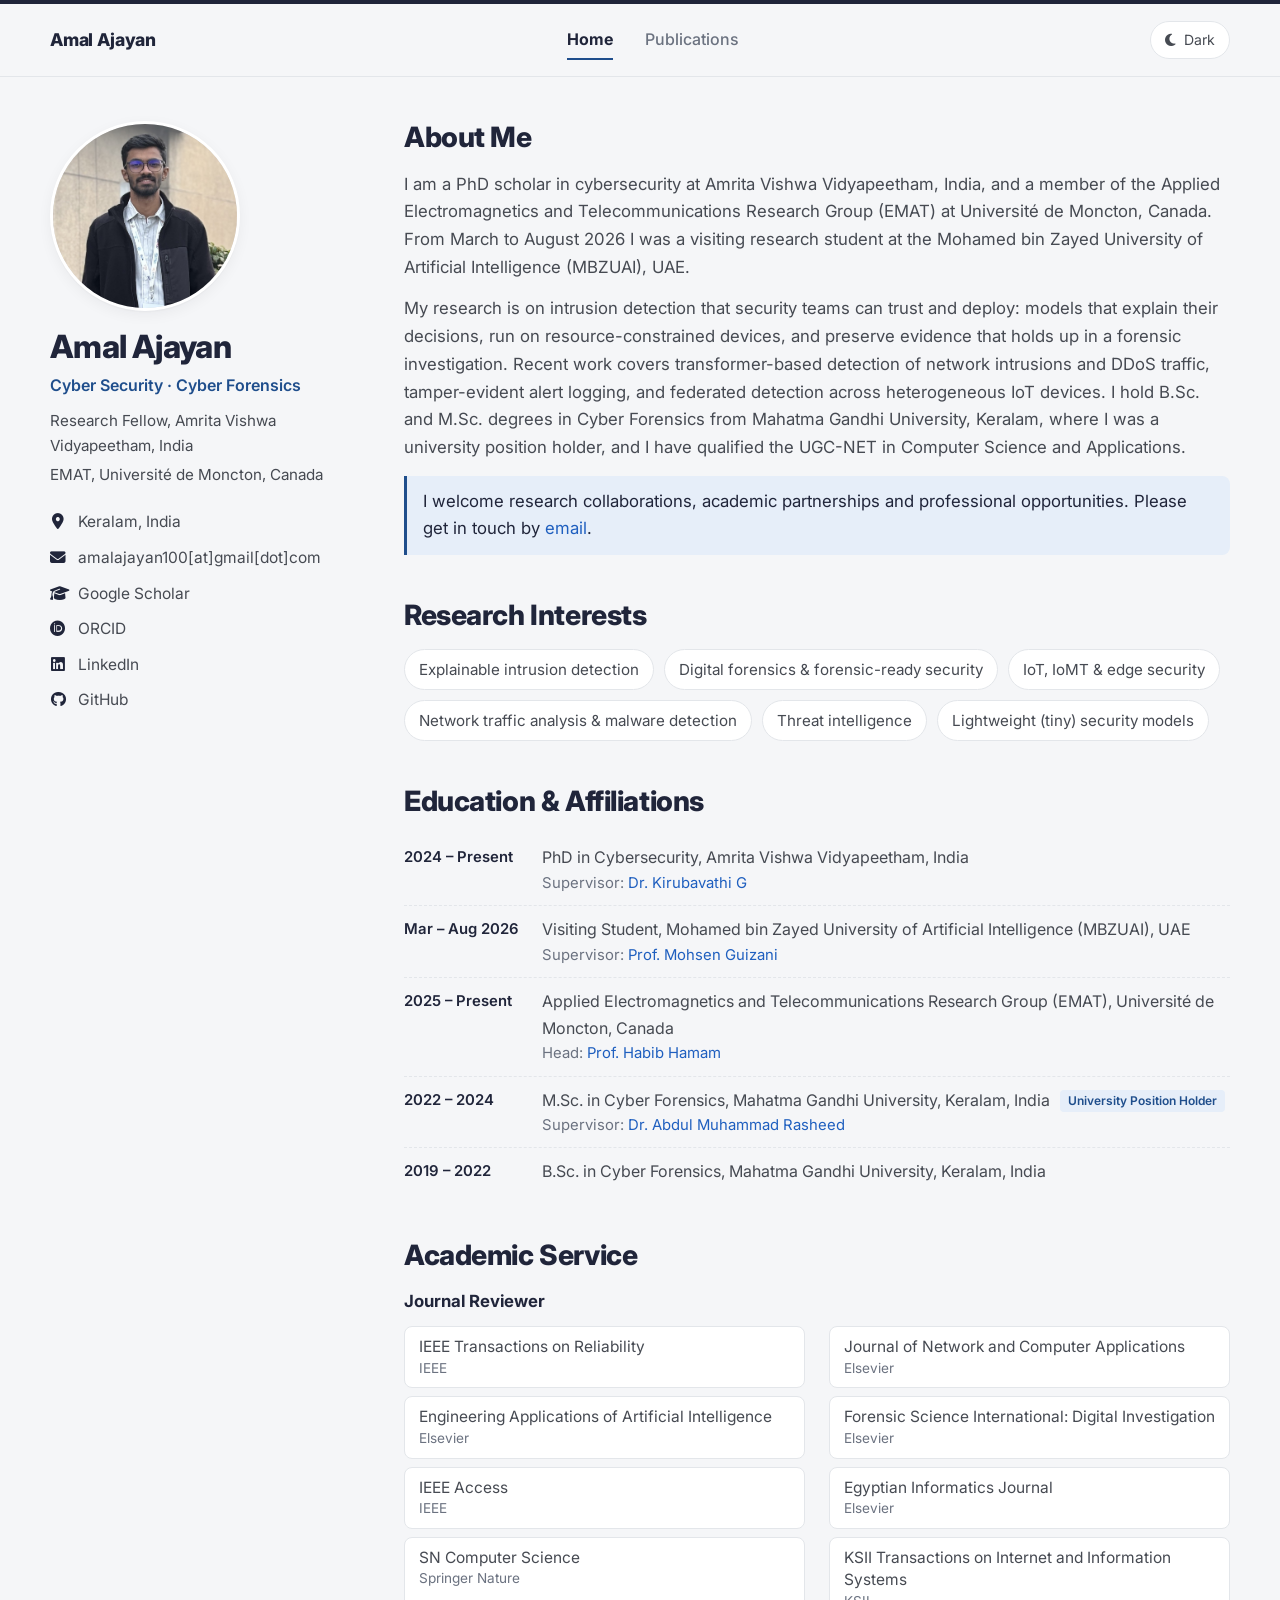
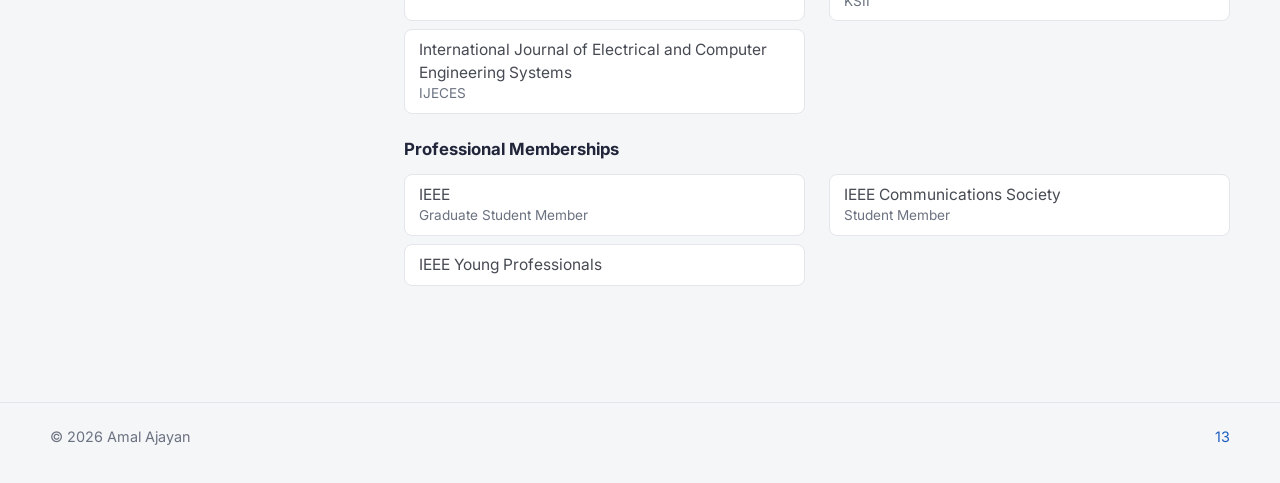
<file: docs/index.html>
<!DOCTYPE html>
<html lang="en">
<head>
  <meta charset="UTF-8" />
  <meta name="viewport" content="width=device-width, initial-scale=1.0" />
  <title>Amal Ajayan | Cybersecurity Researcher</title>
  <meta name="description" content="Amal Ajayan, PhD scholar in cybersecurity at Amrita Vishwa Vidyapeetham. Research on explainable and lightweight intrusion detection, forensic-ready security and IoT security." />
  <meta name="author" content="Amal Ajayan" />
  <meta name="keywords" content="Amal Ajayan, cybersecurity, intrusion detection, explainable AI, digital forensics, IoT security, Amrita Vishwa Vidyapeetham" />
  <meta property="og:title" content="Amal Ajayan | Cybersecurity Researcher" />
  <meta property="og:description" content="Amal Ajayan, PhD scholar in cybersecurity at Amrita Vishwa Vidyapeetham. Research on explainable and lightweight intrusion detection, forensic-ready security and IoT security." />
  <meta property="og:type" content="website" />
  <script>
    // Apply the saved theme before the page paints, so it doesn't flash.
    try { var t = localStorage.getItem('theme');
      if (t === 'dark' || (!t && window.matchMedia('(prefers-color-scheme: dark)').matches)) document.documentElement.classList.add('dark'); } catch (e) {}
  </script>
  <link rel="preconnect" href="https://fonts.googleapis.com">
  <link rel="preconnect" href="https://fonts.gstatic.com" crossorigin>
  <link href="https://fonts.googleapis.com/css2?family=Inter:wght@400;500;600;700;800&display=swap" rel="stylesheet">
  <link rel="stylesheet" href="https://cdnjs.cloudflare.com/ajax/libs/font-awesome/6.5.2/css/all.min.css">
  <link rel="stylesheet" href="style.css" />
</head>
<body>
  <header class="topbar">
    <div class="container nav-wrap">
      <a class="brand" href="index.html">Amal Ajayan</a>
      <nav class="nav" aria-label="Main">
        <a class="active" href="index.html">Home</a>
        <a href="pages/publications.html">Publications</a>
      </nav>
      <div class="nav-actions">
        <button class="icon-btn" id="themeToggle" type="button" aria-label="Toggle dark mode"><i class="fa-solid fa-moon"></i><span class="theme-label">Dark</span></button>
        <button class="icon-btn menu-toggle" id="menuToggle" type="button" aria-label="Open menu" aria-expanded="false"><i class="fa-solid fa-bars"></i></button>
      </div>
    </div>
  </header>
  <main class="container main-grid">
    <aside class="sidebar">
      <div class="profile-image-wrap">
        <img src="images/profile.jpg" alt="Amal Ajayan" class="profile-image">
      </div>

      <h1>Amal Ajayan</h1>
      <p class="role">Cyber Security &middot; Cyber Forensics</p>
      <p class="dept">Research Fellow, Amrita Vishwa Vidyapeetham, India</p>
      <p class="dept">EMAT, Université de Moncton, Canada</p>

      <div class="contact-list">
        <a href="#" aria-disabled="true"><i class="fa-solid fa-location-dot"></i><span>Keralam, India</span></a>
        <a href="mailto:amalajayan100@gmail.com"><i class="fa-solid fa-envelope"></i><span>amalajayan100[at]gmail[dot]com</span></a>
        <a href="https://scholar.google.com/citations?hl=en&user=0WRhr_AAAAAJ&view_op=list_works&sortby=pubdate" target="_blank" rel="noopener noreferrer"><i class="fa-solid fa-graduation-cap"></i><span>Google Scholar</span></a>
        <a href="https://orcid.org/0009-0008-7809-7996" target="_blank" rel="noopener noreferrer"><i class="fa-brands fa-orcid"></i><span>ORCID</span></a>
        <a href="https://www.linkedin.com/in/amalajayan13" target="_blank" rel="noopener noreferrer"><i class="fa-brands fa-linkedin"></i><span>LinkedIn</span></a>
        <a href="https://github.com/amalajayan13" target="_blank" rel="noopener noreferrer"><i class="fa-brands fa-github"></i><span>GitHub</span></a>
      </div>

      <!-- To show a CV button: put your PDF at docs/cv/Amal_Ajayan_CV.pdf and remove the comment marks below. -->
      <!-- <a class="cv-btn" href="cv/Amal_Ajayan_CV.pdf" target="_blank" rel="noopener noreferrer"><i class="fa-solid fa-file-arrow-down"></i>Download CV</a> -->
    </aside>

    <div class="content">
      <section class="section-block" id="about">
        <h2>About Me</h2>
        <p>
          I am a PhD scholar in cybersecurity at Amrita Vishwa Vidyapeetham, India, and a member of the
          Applied Electromagnetics and Telecommunications Research Group (EMAT) at Université de Moncton, Canada.
          From March to August 2026 I was a visiting research student at the Mohamed bin Zayed University of Artificial
          Intelligence (MBZUAI), UAE.
        </p>
        <p>
          My research is on intrusion detection that security teams can trust and deploy: models that explain
          their decisions, run on resource-constrained devices, and preserve evidence that holds up in a forensic
          investigation. Recent work covers transformer-based detection of network intrusions and DDoS traffic,
          tamper-evident alert logging, and federated detection across heterogeneous IoT devices. I hold B.Sc. and
          M.Sc. degrees in Cyber Forensics from Mahatma Gandhi University, Keralam, where I was a university position holder,
          and I have qualified the UGC-NET in Computer Science and Applications.
        </p>
        <p class="callout">
          I welcome research collaborations, academic partnerships and professional opportunities.
          Please get in touch by <a href="mailto:amalajayan100@gmail.com">email</a>.
        </p>
      </section>

      <section class="section-block" id="interests">
        <h2>Research Interests</h2>
        <div class="chip-row">
          <span class="interest">Explainable intrusion detection</span>
          <span class="interest">Digital forensics &amp; forensic-ready security</span>
          <span class="interest">IoT, IoMT &amp; edge security</span>
          <span class="interest">Network traffic analysis &amp; malware detection</span>
          <span class="interest">Threat intelligence</span>
          <span class="interest">Lightweight (tiny) security models</span>
        </div>
      </section>

      <section class="section-block" id="education">
        <h2>Education &amp; Affiliations</h2>
        <ul class="timeline">
          <li><span class="date">2024 – Present</span>
            <span>PhD in Cybersecurity, Amrita Vishwa Vidyapeetham, India
              <span class="sub">Supervisor: <a href="https://scholar.google.co.in/citations?hl=en&user=UgnHeMEAAAAJ&view_op=list_works&sortby=pubdate" target="_blank" rel="noopener noreferrer">Dr. Kirubavathi G</a></span></span></li>
          <li><span class="date">Mar – Aug 2026</span>
            <span>Visiting Student, Mohamed bin Zayed University of Artificial Intelligence (MBZUAI), UAE
              <span class="sub">Supervisor: <a href="https://scholar.google.co.in/citations?hl=en&user=RigrYkcAAAAJ&view_op=list_works&sortby=pubdate" target="_blank" rel="noopener noreferrer">Prof. Mohsen Guizani</a></span></span></li>
          <li><span class="date">2025 – Present</span>
            <span>Applied Electromagnetics and Telecommunications Research Group (EMAT), Université de Moncton, Canada
              <span class="sub">Head: <a href="https://scholar.google.com/citations?hl=en&user=y3c3DwUAAAAJ&view_op=list_works&sortby=pubdate" target="_blank" rel="noopener noreferrer">Prof. Habib Hamam</a></span></span></li>
          <li><span class="date">2022 – 2024</span>
            <span>M.Sc. in Cyber Forensics, Mahatma Gandhi University, Keralam, India <span class="badge">University Position Holder</span>
              <span class="sub">Supervisor: <a href="https://scholar.google.com/citations?hl=en&user=nr94x2IAAAAJ&view_op=list_works&sortby=pubdate" target="_blank" rel="noopener noreferrer">Dr. Abdul Muhammad Rasheed</a></span></span></li>
          <li><span class="date">2019 – 2022</span>
            <span>B.Sc. in Cyber Forensics, Mahatma Gandhi University, Keralam, India</span></li>
        </ul>
      </section>

      <section class="section-block" id="service">
        <h2>Academic Service</h2>

        <h3 class="service-head">Journal Reviewer</h3>
        <ul class="service-list">
          <li>IEEE Transactions on Reliability <span class="venue">IEEE</span></li>
          <li>Journal of Network and Computer Applications <span class="venue">Elsevier</span></li>
          <li>Engineering Applications of Artificial Intelligence <span class="venue">Elsevier</span></li>
          <li>Forensic Science International: Digital Investigation <span class="venue">Elsevier</span></li>
          <li>IEEE Access <span class="venue">IEEE</span></li>
          <li>Egyptian Informatics Journal <span class="venue">Elsevier</span></li>
          <li>SN Computer Science <span class="venue">Springer Nature</span></li>
          <li>KSII Transactions on Internet and Information Systems <span class="venue">KSII</span></li>
          <li>International Journal of Electrical and Computer Engineering Systems <span class="venue">IJECES</span></li>
        </ul>
        <!-- <p class="note">Verified review records are listed on my <a href="https://orcid.org/0009-0008-7809-7996" target="_blank" rel="noopener noreferrer">ORCID profile</a>.</p> -->

        <!-- Technical Program Committee: add one <li> per conference, then remove the comment marks around this block. -->
        <!-- <h3 class="service-head">Technical Program Committee Member</h3>
        <ul class="service-list">
          <li>Full Conference Name (ACRONYM 2026) <span class="venue">Publisher / sponsor</span></li>
        </ul> -->
        

        <h3 class="service-head">Professional Memberships</h3>
        <ul class="service-list">
          <li>IEEE <span class="venue">Graduate Student Member</span></li>
          <li>IEEE Communications Society <span class="venue">Student Member</span></li>
          <li>IEEE Young Professionals</li>
        </ul>
      </section>

      <!--
      Optional section. Fill in and remove the comment marks to show it.

      <section class="section-block" id="mentoring">
        <h2>Mentoring</h2>
        <ul class="timeline">
          <li><span class="date">2026</span><span>Student name – topic, venue</span></li>
        </ul>
      </section>
      -->
    </div>
  </main>

  <footer class="site-footer">
    <div class="container">
      <span>&copy; <span id="year">2026</span> Amal Ajayan</span>
      <!-- <span><a href="mailto:amalajayan100@gmail.com">amalajayan100@gmail.com</a></span> -->
       <span><a>13</a></span>
    </div>
  </footer>
  <script src="site.js"></script>
</body>
</html>
</file>
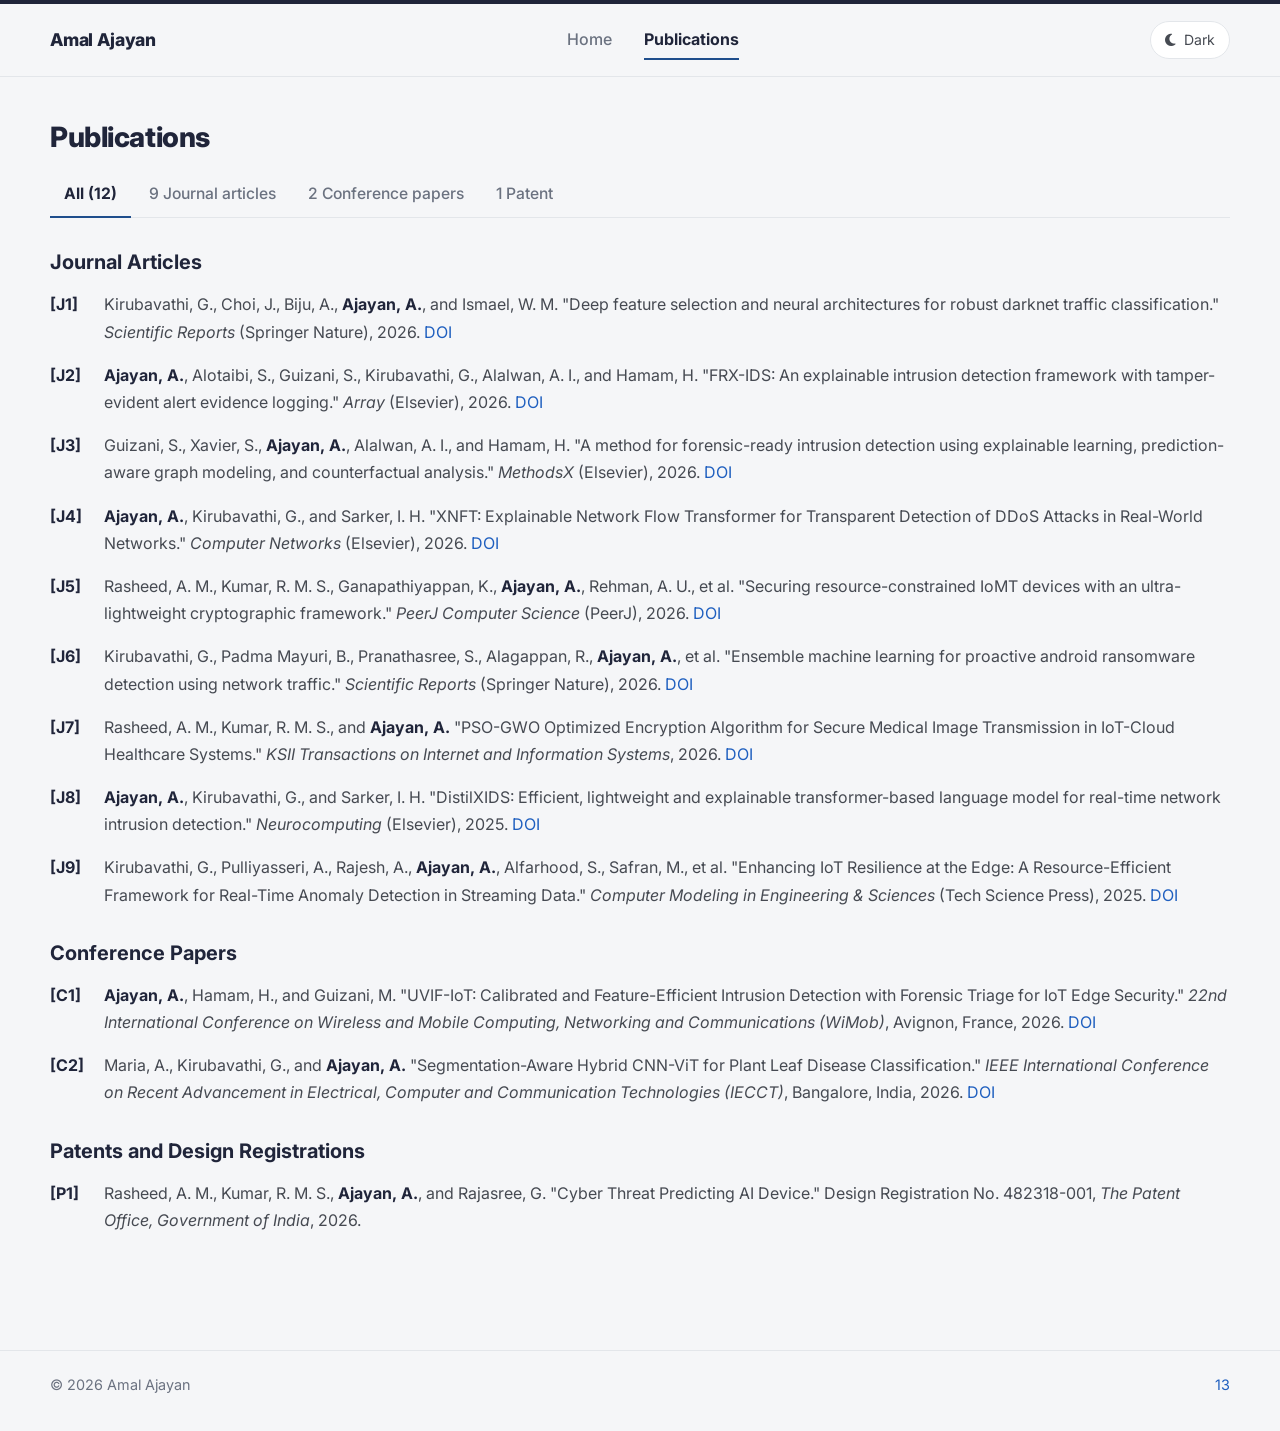
<file: docs/pages/publications.html>
<!DOCTYPE html>
<html lang="en">
<head>
  <meta charset="UTF-8" />
  <meta name="viewport" content="width=device-width, initial-scale=1.0" />
  <title>Publications | Amal Ajayan</title>
  <meta name="description" content="Journal articles, conference papers and design registrations by Amal Ajayan." />
  <meta name="author" content="Amal Ajayan" />
  <meta name="keywords" content="Amal Ajayan, cybersecurity, intrusion detection, explainable AI, digital forensics, IoT security, Amrita Vishwa Vidyapeetham" />
  <meta property="og:title" content="Publications | Amal Ajayan" />
  <meta property="og:description" content="Journal articles, conference papers and design registrations by Amal Ajayan." />
  <meta property="og:type" content="website" />
  <script>
    // Apply the saved theme before the page paints, so it doesn't flash.
    try { var t = localStorage.getItem('theme');
      if (t === 'dark' || (!t && window.matchMedia('(prefers-color-scheme: dark)').matches)) document.documentElement.classList.add('dark'); } catch (e) {}
  </script>
  <link rel="preconnect" href="https://fonts.googleapis.com">
  <link rel="preconnect" href="https://fonts.gstatic.com" crossorigin>
  <link href="https://fonts.googleapis.com/css2?family=Inter:wght@400;500;600;700;800&display=swap" rel="stylesheet">
  <link rel="stylesheet" href="https://cdnjs.cloudflare.com/ajax/libs/font-awesome/6.5.2/css/all.min.css">
  <link rel="stylesheet" href="../style.css" />
</head>
<body>
  <header class="topbar">
    <div class="container nav-wrap">
      <a class="brand" href="../index.html">Amal Ajayan</a>
      <nav class="nav" aria-label="Main">
        <a href="../index.html">Home</a>
        <a class="active" href="../pages/publications.html">Publications</a>
      </nav>
      <div class="nav-actions">
        <button class="icon-btn" id="themeToggle" type="button" aria-label="Toggle dark mode"><i class="fa-solid fa-moon"></i><span class="theme-label">Dark</span></button>
        <button class="icon-btn menu-toggle" id="menuToggle" type="button" aria-label="Open menu" aria-expanded="false"><i class="fa-solid fa-bars"></i></button>
      </div>
    </div>
  </header>
  <main class="container page">
    <section class="section-block">
      <h2>Publications</h2>
      <div class="pub-tabs" role="tablist" aria-label="Publication types">
        <button class="pub-tab active" role="tab" data-show="all">All</button>
        <button class="pub-tab" role="tab" data-show="J"></button>
        <button class="pub-tab" role="tab" data-show="C"></button>
        <button class="pub-tab" role="tab" data-show="P"></button>
      </div>

      <!--
        HOW TO ADD A PAPER
        Put a new <li> at the TOP of the right list. The newest paper is numbered [J1], [C1], [P1]
        and everything below renumbers automatically. The counts on the tabs also update by themselves.
        Optional: data-status="To appear" on the <li> shows a small status tag,
        e.g. for an accepted paper that has no DOI yet.
      -->

      <div class="pub-group" data-type="J">
        <h3>Journal Articles</h3>
        <ol class="publication-list numbered" data-prefix="J">
          <li>
            Kirubavathi, G., Choi, J., Biju, A., <strong>Ajayan, A.</strong>, and Ismael, W. M.
            "Deep feature selection and neural architectures for robust darknet traffic classification."
            <em>Scientific Reports</em> (Springer Nature), 2026.
            <a href="https://doi.org/10.1038/s41598-026-73927-4" target="_blank" rel="noopener noreferrer">DOI</a>
          </li>
          <li>
            <strong>Ajayan, A.</strong>, Alotaibi, S., Guizani, S., Kirubavathi, G., Alalwan, A. I., and Hamam, H.
            "FRX-IDS: An explainable intrusion detection framework with tamper-evident alert evidence logging."
            <em>Array</em> (Elsevier), 2026.
            <a href="https://doi.org/10.1016/j.array.2026.101089" target="_blank" rel="noopener noreferrer">DOI</a>
          </li>
          <li>
            Guizani, S., Xavier, S., <strong>Ajayan, A.</strong>, Alalwan, A. I., and Hamam, H.
            "A method for forensic-ready intrusion detection using explainable learning, prediction-aware graph modeling, and counterfactual analysis."
            <em>MethodsX</em> (Elsevier), 2026.
            <a href="https://doi.org/10.1016/j.mex.2026.103992" target="_blank" rel="noopener noreferrer">DOI</a>
          </li>
          <li>
            <strong>Ajayan, A.</strong>, Kirubavathi, G., and Sarker, I. H.
            "XNFT: Explainable Network Flow Transformer for Transparent Detection of DDoS Attacks in Real-World Networks."
            <em>Computer Networks</em> (Elsevier), 2026.
            <a href="https://doi.org/10.1016/j.comnet.2026.112224" target="_blank" rel="noopener noreferrer">DOI</a>
          </li>
          <li>
            Rasheed, A. M., Kumar, R. M. S., Ganapathiyappan, K., <strong>Ajayan, A.</strong>, Rehman, A. U., et al.
            "Securing resource-constrained IoMT devices with an ultra-lightweight cryptographic framework."
            <em>PeerJ Computer Science</em> (PeerJ), 2026.
            <a href="https://doi.org/10.7717/peerj-cs.3715" target="_blank" rel="noopener noreferrer">DOI</a>
          </li>
          <li>
            Kirubavathi, G., Padma Mayuri, B., Pranathasree, S., Alagappan, R., <strong>Ajayan, A.</strong>, et al.
            "Ensemble machine learning for proactive android ransomware detection using network traffic."
            <em>Scientific Reports</em> (Springer Nature), 2026.
            <a href="https://doi.org/10.1038/s41598-026-38271-7" target="_blank" rel="noopener noreferrer">DOI</a>
          </li>
          <li>
            Rasheed, A. M., Kumar, R. M. S., and <strong>Ajayan, A.</strong>
            "PSO-GWO Optimized Encryption Algorithm for Secure Medical Image Transmission in IoT-Cloud Healthcare Systems."
            <em>KSII Transactions on Internet and Information Systems</em>, 2026.
            <a href="https://doi.org/10.3837/tiis.2026.02.008" target="_blank" rel="noopener noreferrer">DOI</a>
          </li>
          <li>
            <strong>Ajayan, A.</strong>, Kirubavathi, G., and Sarker, I. H.
            "DistilXIDS: Efficient, lightweight and explainable transformer-based language model for real-time network intrusion detection."
            <em>Neurocomputing</em> (Elsevier), 2025.
            <a href="https://doi.org/10.1016/j.neucom.2025.132398" target="_blank" rel="noopener noreferrer">DOI</a>
          </li>
          <li>
            Kirubavathi, G., Pulliyasseri, A., Rajesh, A., <strong>Ajayan, A.</strong>, Alfarhood, S., Safran, M., et al.
            "Enhancing IoT Resilience at the Edge: A Resource-Efficient Framework for Real-Time Anomaly Detection in Streaming Data."
            <em>Computer Modeling in Engineering &amp; Sciences</em> (Tech Science Press), 2025.
            <a href="https://doi.org/10.32604/cmes.2025.065698" target="_blank" rel="noopener noreferrer">DOI</a>
          </li>
        </ol>
      </div>

      <div class="pub-group" data-type="C">
        <h3>Conference Papers</h3>
        <ol class="publication-list numbered" data-prefix="C">
          <!--
            Accepted 2026 papers: fill in authors and titles, then remove the comment marks around each one.

          <li data-status="To appear">
            AUTHORS, <strong>Ajayan, A.</strong>, ...
            "Client-Specific Calibration for Federated IoT Intrusion Detection Under Device Heterogeneity."
            <em>IEEE International Conference on ... (MECOM)</em>, 2026.
          </li>
          <li data-status="To appear">
            AUTHORS. "TRACE-Edge: FULL TITLE." <em>IEEE ComComAp</em>, 2026.
          </li>
          <li data-status="To appear">
            AUTHORS. "RENOUNCE-ZT: FULL TITLE." <em>ACS/IEEE International Conference on Computer Systems and Applications (AICCSA)</em>, 2026.
          </li>
          <li data-status="To appear">
            AUTHORS. "FULL TITLE." <em>IEEE International Conference on Wireless and Mobile Computing, Networking and Communications (WiMob)</em>, 2026.
          </li>
          <li data-status="To appear">
            AUTHORS. "FULL TITLE." <em>iAIMS</em>, 2026.
          </li>
          -->


            <li>
            <strong>Ajayan, A.</strong>, Hamam, H., and Guizani, M.
            "UVIF-IoT: Calibrated and Feature-Efficient Intrusion Detection with Forensic Triage for IoT Edge Security."
            <em>22nd International Conference on Wireless and Mobile Computing, Networking and Communications (WiMob)</em>, Avignon, France, 2026.
            <a href="https://doi.org/10.1109/WiMob70978.2026.11778033" target="_blank" rel="noopener noreferrer">DOI</a>
          </li>


          <li>
            Maria, A., Kirubavathi, G., and <strong>Ajayan, A.</strong>
            "Segmentation-Aware Hybrid CNN-ViT for Plant Leaf Disease Classification."
            <em>IEEE International Conference on Recent Advancement in Electrical, Computer and Communication Technologies (IECCT)</em>, Bangalore, India, 2026.
            <a href="https://doi.org/10.1109/IECCT68664.2026.11542021" target="_blank" rel="noopener noreferrer">DOI</a>
          </li>
        </ol>
      </div>

      <div class="pub-group" data-type="P">
        <h3>Patents and Design Registrations</h3>
        <ol class="publication-list numbered" data-prefix="P">
          <li>
            Rasheed, A. M., Kumar, R. M. S., <strong>Ajayan, A.</strong>, and Rajasree, G.
            "Cyber Threat Predicting AI Device." Design Registration No. 482318-001,
            <em>The Patent Office, Government of India</em>, 2026.
          </li>
        </ol>
      </div>

      <!-- <p class="note">For the complete and most current list, see my <a href="https://scholar.google.com/citations?hl=en&user=0WRhr_AAAAAJ&view_op=list_works&sortby=pubdate" target="_blank" rel="noopener noreferrer">Google Scholar profile</a>.</p> -->
    </section>
  </main>

  <footer class="site-footer">
    <div class="container">
      <span>&copy; <span id="year">2026</span> Amal Ajayan</span>
      <span><a>13</a></span>
    </div>
  </footer>
  <script src="../site.js"></script>
</body>
</html>
</file>
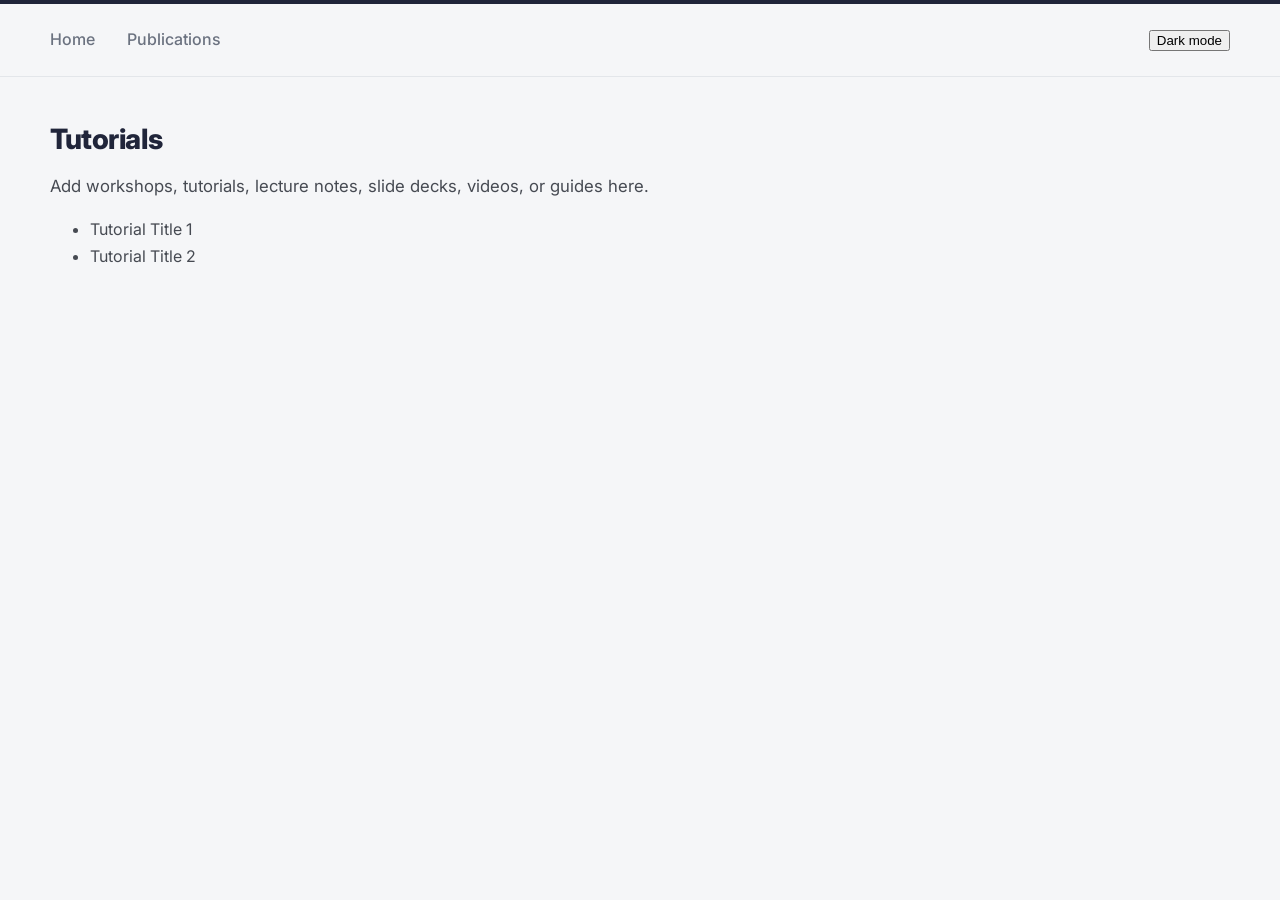
<file: docs/pages/tutorials.html>
<!DOCTYPE html>
<html lang="en">
<head>
  <meta charset="UTF-8" />
  <meta name="viewport" content="width=device-width, initial-scale=1.0" />
  <title>Tutorials | Amal Ajayan</title>
  <link rel="preconnect" href="https://fonts.googleapis.com">
  <link rel="preconnect" href="https://fonts.gstatic.com" crossorigin>
  <link href="https://fonts.googleapis.com/css2?family=Inter:wght@400;500;600;700;800&display=swap" rel="stylesheet">
  <link rel="stylesheet" href="../style.css" />
</head>
<body>
  <header class="topbar">
    <div class="container nav-wrap">
      <nav class="nav">
        <a href="../index.html">Home</a>
        <a href="publications.html">Publications</a>
        <!-- <a class="active" href="tutorials.html">Tutorials</a> -->
      </nav>
      <button class="theme-toggle" id="themeToggle" type="button" aria-label="Toggle dark mode"><span>Dark mode</span></button>
    </div>
  </header>

  <main class="container" style="padding: 46px 0 72px;">
    <section class="section-block">
      <h2>Tutorials</h2>
      <p>Add workshops, tutorials, lecture notes, slide decks, videos, or guides here.</p>
      <ul>
        <li>Tutorial Title 1</li>
        <li>Tutorial Title 2</li>
      </ul>
    </section>
  </main>
  <script src="../site.js"></script>
</body>
</html>
</file>
<file: docs/style.css>
/* =========================================================
   Amal Ajayan — academic portfolio
   Shared styles for every page. Colours are variables so the
   dark theme only has to swap the values at the bottom.
   ========================================================= */

:root {
  --bg: #f5f6f8;
  --surface: #ffffff;
  --text: #464a52;
  --heading: #20253a;
  --muted: #6b7280;
  --border: #e3e6ea;
  --accent: #1f4e8c;
  --accent-soft: #e6eef9;
  --link: #1f5fbf;
  --shadow: 0 1px 2px rgba(16, 24, 40, 0.04), 0 4px 14px rgba(16, 24, 40, 0.05);
  --radius: 10px;
}

* { box-sizing: border-box; }

html { scroll-behavior: smooth; }

body {
  margin: 0;
  font-family: "Inter", system-ui, -apple-system, BlinkMacSystemFont, "Segoe UI", sans-serif;
  background: var(--bg);
  color: var(--text);
  line-height: 1.65;
  transition: background 0.2s ease, color 0.2s ease;
}

img { max-width: 100%; display: block; }

a { color: var(--link); text-decoration: none; }
a:hover { text-decoration: underline; }

.container {
  width: min(1180px, calc(100% - 48px));
  margin: 0 auto;
}

[hidden] { display: none !important; }

/* ---------- Header ---------- */

.topbar {
  position: sticky;
  top: 0;
  z-index: 20;
  background: color-mix(in srgb, var(--bg) 88%, transparent);
  backdrop-filter: saturate(160%) blur(8px);
  border-top: 4px solid var(--heading);
  border-bottom: 1px solid var(--border);
}

.nav-wrap {
  display: flex;
  align-items: center;
  justify-content: space-between;
  gap: 24px;
  min-height: 72px;
}

.brand {
  font-weight: 800;
  font-size: 1.1rem;
  color: var(--heading);
  letter-spacing: -0.01em;
}
.brand:hover { text-decoration: none; }

.nav {
  display: flex;
  gap: 32px;
  align-items: center;
}

.nav a {
  color: var(--muted);
  font-size: 1rem;
  font-weight: 500;
  padding: 6px 0;
  border-bottom: 2px solid transparent;
}

.nav a:hover { color: var(--heading); text-decoration: none; }

.nav a.active {
  color: var(--heading);
  font-weight: 700;
  border-bottom-color: var(--accent);
}

.nav-actions { display: flex; align-items: center; gap: 10px; }

.icon-btn {
  display: inline-flex;
  align-items: center;
  gap: 8px;
  border: 1px solid var(--border);
  background: var(--surface);
  color: var(--text);
  border-radius: 999px;
  padding: 6px 14px;
  font: inherit;
  font-size: 0.88rem;
  cursor: pointer;
}
.icon-btn:hover { border-color: var(--muted); }

.menu-toggle { display: none; }

/* ---------- Layout ---------- */

.main-grid {
  display: grid;
  grid-template-columns: 290px 1fr;
  gap: 64px;
  padding: 44px 0 72px;
}

.page { padding: 44px 0 72px; }

.page-intro {
  max-width: 860px;
  margin: 0 0 28px;
  font-size: 1.08rem;
  color: var(--muted);
}

/* ---------- Sidebar ---------- */

.sidebar {
  align-self: start;
  position: sticky;
  top: 104px;
}

.profile-image-wrap {
  width: 190px;
  height: 190px;
  border-radius: 50%;
  overflow: hidden;
  border: 3px solid var(--surface);
  box-shadow: var(--shadow);
  margin-bottom: 18px;
  background: #ddd;
}

.profile-image { width: 100%; height: 100%; object-fit: cover; }

.sidebar h1 {
  margin: 0 0 6px;
  font-size: 2rem;
  line-height: 1.15;
  color: var(--heading);
  font-weight: 800;
  letter-spacing: -0.02em;
}

.role { margin: 0 0 10px; font-weight: 600; color: var(--accent); }

.dept { margin: 4px 0 0; font-size: 0.95rem; color: var(--text); }

.contact-list {
  margin-top: 22px;
  display: flex;
  flex-direction: column;
  gap: 10px;
}

.contact-list a {
  display: flex;
  align-items: center;
  gap: 12px;
  color: var(--text);
  font-size: 0.97rem;
}

.contact-list a:hover { color: var(--link); text-decoration: none; }

.contact-list i { width: 16px; text-align: center; color: var(--heading); }

.cv-btn {
  display: inline-flex;
  align-items: center;
  gap: 8px;
  margin-top: 20px;
  padding: 8px 16px;
  border-radius: 8px;
  background: var(--heading);
  color: var(--surface);
  font-weight: 600;
  font-size: 0.95rem;
}
.cv-btn:hover { text-decoration: none; opacity: 0.9; }

/* ---------- Sections ---------- */

.content { min-width: 0; }

.section-block { margin-bottom: 44px; }

.section-block h2 {
  margin: 0 0 16px;
  font-size: 1.75rem;
  line-height: 1.2;
  color: var(--heading);
  font-weight: 800;
  letter-spacing: -0.015em;
}

.section-block h3 {
  margin: 28px 0 12px;
  font-size: 1.25rem;
  color: var(--heading);
  font-weight: 700;
}

.section-block p {
  margin: 0 0 14px;
  font-size: 1.05rem;
  max-width: 900px;
}

.section-head {
  display: flex;
  align-items: baseline;
  justify-content: space-between;
  gap: 16px;
}
.section-head a { font-size: 0.95rem; font-weight: 500; }

.callout {
  border-left: 3px solid var(--accent);
  background: var(--accent-soft);
  padding: 12px 16px;
  border-radius: 0 8px 8px 0;
  color: var(--heading);
}

/* Interest chips (home) */
.chip-row { display: flex; flex-wrap: wrap; gap: 10px; }
.interest {
  display: inline-block;
  padding: 7px 14px;
  border-radius: 999px;
  border: 1px solid var(--border);
  background: var(--surface);
  color: var(--text);
  font-size: 0.95rem;
}
a.interest:hover { border-color: var(--accent); color: var(--accent); text-decoration: none; }

/* Timeline (news + education) */
.timeline { list-style: none; margin: 0; padding: 0; }
.timeline li {
  display: grid;
  grid-template-columns: 120px 1fr;
  gap: 18px;
  padding: 10px 0;
  border-bottom: 1px dashed var(--border);
  font-size: 1rem;
}
.timeline li:last-child { border-bottom: none; }
.timeline .date { font-weight: 600; color: var(--heading); font-size: 0.93rem; padding-top: 1px; }
.timeline .sub { display: block; color: var(--muted); font-size: 0.93rem; }
.timeline .more-item { display: none; }
.timeline.expanded .more-item { display: grid; }

.text-btn {
  margin-top: 8px;
  border: none;
  background: none;
  padding: 0;
  color: var(--link);
  font: inherit;
  font-size: 0.95rem;
  font-weight: 500;
  cursor: pointer;
}
.text-btn:hover { text-decoration: underline; }

/* ---------- Cards (research, talks) ---------- */

.card-grid {
  display: grid;
  grid-template-columns: repeat(2, 1fr);
  gap: 20px;
}

.card {
  background: var(--surface);
  border: 1px solid var(--border);
  border-radius: var(--radius);
  padding: 22px 24px;
  box-shadow: var(--shadow);
}

.card h3 { margin: 0 0 8px; font-size: 1.15rem; }
.card p { font-size: 0.98rem; margin: 0 0 12px; }
.card .kicker {
  display: block;
  font-size: 0.78rem;
  font-weight: 700;
  letter-spacing: 0.06em;
  text-transform: uppercase;
  color: var(--accent);
  margin-bottom: 6px;
}


.talk-list { display: flex; flex-direction: column; gap: 14px; }
.talk {
  display: grid;
  grid-template-columns: 110px 1fr;
  gap: 20px;
  align-items: start;
}
.talk .date { font-weight: 700; color: var(--heading); }
.talk .date span { display: block; font-weight: 500; font-size: 0.85rem; color: var(--muted); }
.talk h3 { margin: 0 0 4px; font-size: 1.08rem; }
.talk p { margin: 0; font-size: 0.97rem; }
.badge {
  display: inline-block;
  margin-left: 6px;
  padding: 0 8px;
  border-radius: 4px;
  font-size: 0.75rem;
  font-weight: 600;
  line-height: 1.8;
  vertical-align: middle;
  color: var(--accent);
  background: var(--accent-soft);
}

/* ---------- Publications ---------- */

.pub-tabs {
  display: flex;
  flex-wrap: wrap;
  gap: 4px;
  border-bottom: 1px solid var(--border);
  margin: 0 0 6px;
}
.pub-tab {
  border: none;
  border-bottom: 2px solid transparent;
  background: none;
  padding: 10px 14px;
  margin-bottom: -1px;
  color: var(--muted);
  font: inherit;
  font-size: 0.98rem;
  font-weight: 500;
  cursor: pointer;
}
.pub-tab:hover { color: var(--heading); }
.pub-tab.active { color: var(--heading); font-weight: 700; border-bottom-color: var(--accent); }

.publication-list { list-style: none; margin: 8px 0 0; padding: 0; }
.publication-list li {
  position: relative;
  margin-bottom: 16px;
  padding-left: 54px;
  line-height: 1.7;
  font-size: 1rem;
}
.publication-list li::before {
  content: attr(data-num);
  position: absolute;
  left: 0;
  top: 0;
  font-weight: 700;
  color: var(--heading);
}
.publication-list strong { font-weight: 700; color: var(--heading); }

.pub-actions { display: inline; }
.tag {
  display: inline-block;
  margin-left: 6px;
  padding: 0 8px;
  border-radius: 4px;
  font-size: 0.75rem;
  font-weight: 600;
  line-height: 1.8;
  color: var(--accent);
  background: var(--accent-soft);
}
.tag.status { color: #8a5a00; background: #fdf1d8; }
.note { font-size: 0.93rem; color: var(--muted); }

/* Academic service */
.service-head {
  font-size: 1.05rem !important;
  margin: 22px 0 10px !important;
}
.service-head:first-of-type { margin-top: 4px !important; }
.service-list {
  list-style: none;
  margin: 0 0 8px;
  padding: 0;
  display: grid;
  grid-template-columns: repeat(2, minmax(0, 1fr));
  gap: 8px 24px;
}
.service-list li {
  padding: 9px 14px;
  background: var(--surface);
  border: 1px solid var(--border);
  border-radius: 8px;
  font-size: 0.97rem;
  line-height: 1.45;
}
.service-list .venue { display: block; font-size: 0.85rem; color: var(--muted); }
@media (max-width: 720px) { .service-list { grid-template-columns: 1fr; } }

/* ---------- Footer ---------- */

.site-footer {
  border-top: 1px solid var(--border);
  padding: 22px 0 34px;
  font-size: 0.9rem;
  color: var(--muted);
}
.site-footer .container { display: flex; justify-content: space-between; gap: 16px; flex-wrap: wrap; }

@media (prefers-reduced-motion: reduce) {
  html { scroll-behavior: auto; }
}

/* ---------- Responsive ---------- */

@media (max-width: 960px) {
  .main-grid { grid-template-columns: 1fr; gap: 32px; }
  .sidebar { position: static; }
  .card-grid { grid-template-columns: 1fr; }
}

@media (max-width: 720px) {
  .container { width: calc(100% - 28px); }
  .menu-toggle { display: inline-flex; }
  .nav {
    display: none;
    position: absolute;
    left: 0;
    right: 0;
    top: 100%;
    flex-direction: column;
    align-items: flex-start;
    gap: 4px;
    padding: 10px 14px 16px;
    background: var(--bg);
    border-bottom: 1px solid var(--border);
  }
  .nav.open { display: flex; }
  .nav-wrap { position: relative; min-height: 62px; }
  .theme-label { display: none; }
  .sidebar h1 { font-size: 1.75rem; }
  .section-block h2 { font-size: 1.5rem; }
  .timeline li { grid-template-columns: 1fr; gap: 2px; }
  .talk { grid-template-columns: 1fr; gap: 4px; }
  .publication-list li { padding-left: 46px; }
}

/* ---------- Dark theme ---------- */

html.dark {
  --bg: #14161b;
  --surface: #1d2026;
  --text: #c6cad1;
  --heading: #eef0f3;
  --muted: #9299a3;
  --border: #30343c;
  --accent: #8ab4ff;
  --accent-soft: #1f2d47;
  --link: #8ab4ff;
  --shadow: none;
}
html.dark .tag.status { color: #f3cf86; background: #3b3020; }
html.dark .chip.active { color: #14161b; }
html.dark .cv-btn { color: #14161b; }
</file>
